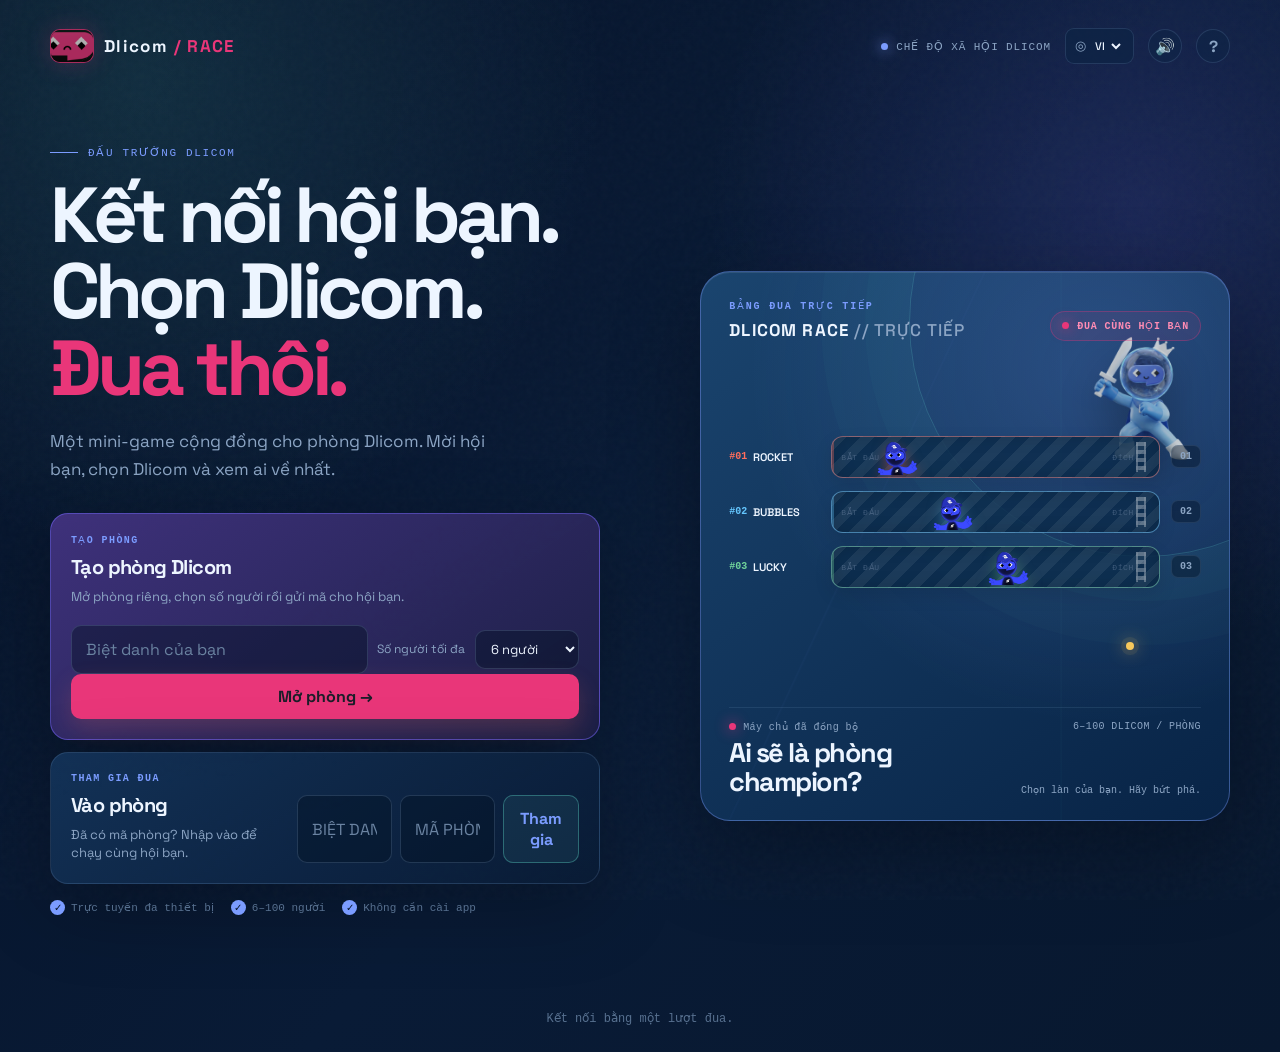
<file: index.html>
<!doctype html>
<html lang="vi">
  <head>
    <meta charset="UTF-8" />
    <meta name="viewport" content="width=device-width, initial-scale=1.0" />
    <meta name="theme-color" content="#071a35" />
    <title>Dlicom Race — Đua cùng hội bạn</title>
    <link rel="preconnect" href="https://fonts.googleapis.com" />
    <link rel="preconnect" href="https://fonts.gstatic.com" crossorigin />
    <link href="https://fonts.googleapis.com/css2?family=Space+Grotesk:wght@400;500;600;700&display=swap" rel="stylesheet" />
    <link rel="stylesheet" href="styles.css" />
  </head>
  <body>
    <div class="app-shell">
      <div class="noise" aria-hidden="true"></div>
      <header class="topbar">
        <button class="brand" data-action="home" aria-label="Về trang chủ">
          <span class="brand-mark"><img src="deapp-logo.png" alt="" /></span>
          <span>Dlicom<span class="brand-accent"> / RACE</span></span>
        </button>
        <div class="topbar-right">
          <span class="connection-pill"><i></i> DLICOM SOCIAL MODE</span>
          <label class="language-control" aria-label="Chọn ngôn ngữ">
            <span>◎</span>
            <select id="language-select" aria-label="Chọn ngôn ngữ">
              <option value="vi">VI</option>
              <option value="en">EN</option>
            </select>
          </label>
          <button class="icon-button audio-button" data-action="audio-toggle" aria-label="Bật âm thanh" aria-pressed="false">🔇</button>
          <button class="icon-button" data-action="help" aria-label="Trợ giúp">?</button>
        </div>
      </header>

      <main id="app" class="main-content"></main>

      <footer class="footer-note">Kết nối bằng một lượt đua.</footer>
    </div>

    <div id="toast" class="toast" role="status" aria-live="polite"></div>
    <script src="app.js"></script>
  </body>
</html>
</file>
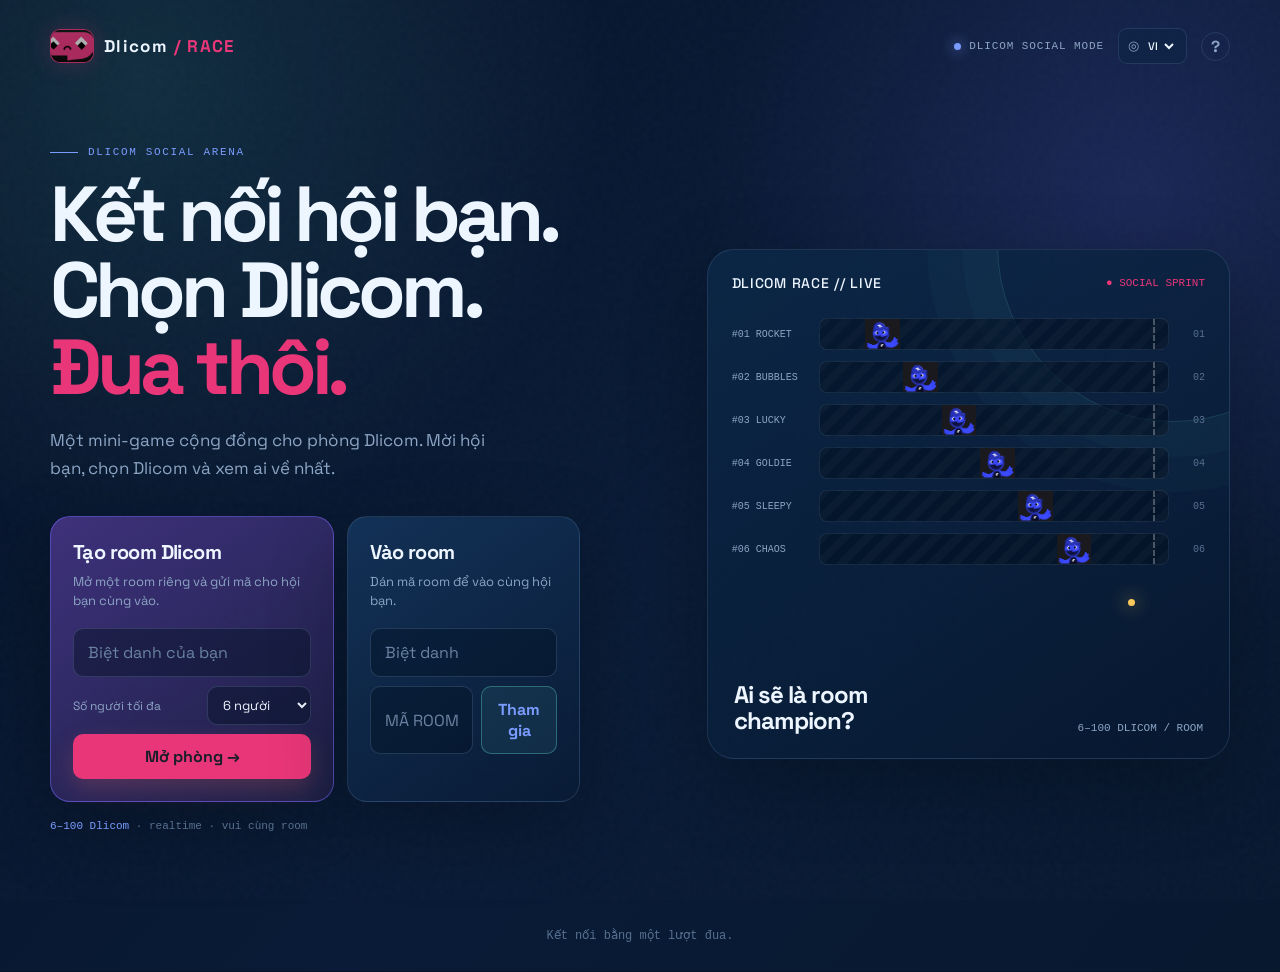
<file: Downloads/Game/index.html>
<!doctype html>
<html lang="vi">
  <head>
    <meta charset="UTF-8" />
    <meta name="viewport" content="width=device-width, initial-scale=1.0" />
    <meta name="theme-color" content="#071a35" />
    <title>Dlicom Race — Đua cùng hội bạn</title>
    <link rel="preconnect" href="https://fonts.googleapis.com" />
    <link rel="preconnect" href="https://fonts.gstatic.com" crossorigin />
    <link href="https://fonts.googleapis.com/css2?family=Space+Grotesk:wght@400;500;600;700&display=swap" rel="stylesheet" />
    <link rel="stylesheet" href="styles.css" />
  </head>
  <body>
    <div class="app-shell">
      <div class="noise" aria-hidden="true"></div>
      <header class="topbar">
        <button class="brand" data-action="home" aria-label="Về trang chủ">
          <span class="brand-mark"><img src="deapp-logo.png" alt="" /></span>
          <span>Dlicom<span class="brand-accent"> / RACE</span></span>
        </button>
        <div class="topbar-right">
          <span class="connection-pill"><i></i> DLICOM SOCIAL MODE</span>
          <label class="language-control" aria-label="Chọn ngôn ngữ">
            <span>◎</span>
            <select id="language-select" aria-label="Chọn ngôn ngữ">
              <option value="vi">VI</option>
              <option value="en">EN</option>
            </select>
          </label>
          <button class="icon-button" data-action="help" aria-label="Trợ giúp">?</button>
        </div>
      </header>

      <main id="app" class="main-content"></main>

      <footer class="footer-note">Kết nối bằng một lượt đua.</footer>
    </div>

    <div id="toast" class="toast" role="status" aria-live="polite"></div>
    <script src="app.js"></script>
  </body>
</html>
</file>
<file: styles.css>
:root {
  --ink: #edf5ff;
  --muted: #8ca5c4;
  --muted-2: #57708f;
  --navy-950: #061329;
  --navy-900: #081a36;
  --navy-800: #0d2546;
  --line: rgba(143, 179, 221, 0.16);
  --panel: rgba(13, 37, 70, 0.74);
  --coral: #e93679;
  --coral-soft: #ff8cb4;
  --aqua: #7b9cff;
  --yellow: #f7c85c;
  --purple: #b887ff;
  --orange: #ff995a;
  --shadow: 0 25px 80px rgba(0, 0, 0, 0.24);
  font-family: "Space Grotesk", system-ui, sans-serif;
  color: var(--ink);
  background: var(--navy-950);
  font-synthesis: none;
}

* { box-sizing: border-box; }

html, body, button, input, select, textarea, option { font-family: "Space Grotesk", system-ui, sans-serif !important; }

html { min-width: 320px; background: var(--navy-950); }

body {
  margin: 0;
  min-width: 320px;
  min-height: 100vh;
  background:
    radial-gradient(circle at 11% 8%, rgba(101, 224, 209, .12), transparent 29rem),
    radial-gradient(circle at 89% 20%, rgba(120, 104, 255, .16), transparent 27rem),
    linear-gradient(130deg, #061329, #091b36 55%, #08182f);
}

button, input { font: inherit; }
button { cursor: pointer; }
button:disabled { cursor: not-allowed; opacity: .54; }
button:focus-visible, input:focus-visible { outline: 3px solid rgba(101, 224, 209, .45); outline-offset: 2px; }

.app-shell { position: relative; min-height: 100vh; overflow: hidden; }
.noise { position: fixed; inset: 0; opacity: .035; pointer-events: none; background-image: url("data:image/svg+xml,%3Csvg viewBox='0 0 180 180' xmlns='http://www.w3.org/2000/svg'%3E%3Cfilter id='n'%3E%3CfeTurbulence type='fractalNoise' baseFrequency='.85' numOctaves='3' stitchTiles='stitch'/%3E%3C/filter%3E%3Crect width='100%25' height='100%25' filter='url(%23n)' opacity='.7'/%3E%3C/svg%3E"); }
.topbar { position: relative; z-index: 2; display: flex; align-items: center; justify-content: space-between; width: min(1180px, calc(100% - 48px)); margin: 0 auto; padding: 28px 0; }
.brand { display: inline-flex; align-items: center; gap: 10px; border: 0; color: var(--ink); background: none; padding: 0; font-size: 17px; font-weight: 700; letter-spacing: .08em; }
.brand-mark { display: block; width: 44px; height: 34px; border: 1px solid rgba(233, 54, 121, .7); border-radius: 10px; background: #101317; box-shadow: 0 0 24px rgba(233, 54, 121, .22); overflow: hidden; }
.brand-mark img { display: block; width: 67px; height: 34px; max-width: none; object-fit: cover; object-position: left center; }
.brand-accent { color: var(--coral); }
.brand-suffix { color: var(--muted); font-size: 11px; letter-spacing: .03em; }
.topbar-right { display: flex; align-items: center; gap: 14px; }
.connection-pill { display: inline-flex; align-items: center; gap: 8px; color: var(--muted); font: 500 11px "DM Mono", monospace; letter-spacing: .08em; }
.connection-pill i { width: 7px; height: 7px; border-radius: 50%; background: var(--aqua); box-shadow: 0 0 14px var(--aqua); }
.language-control { display: inline-flex; align-items: center; gap: 5px; min-height: 36px; padding: 0 9px; border: 1px solid var(--line); border-radius: 9px; color: var(--aqua); background: rgba(12, 37, 68, .62); font: 12px "DM Mono", monospace; }
.language-control span { color: var(--muted); font-size: 13px; }
.language-control select { border: 0; outline: 0; color: var(--ink); background: transparent; font: 500 11px "DM Mono", monospace; cursor: pointer; }
.language-control option { color: #0b203c; background: #edf5ff; }
.icon-button { width: 34px; height: 34px; border: 1px solid var(--line); border-radius: 50%; color: var(--muted); background: rgba(12, 37, 68, .44); font-weight: 700; }
.icon-button:hover { border-color: var(--aqua); color: var(--aqua); }
.main-content { position: relative; z-index: 1; width: min(1180px, calc(100% - 48px)); margin: 0 auto; padding: 36px 0 48px; }
.footer-note { position: relative; z-index: 1; width: min(1180px, calc(100% - 48px)); margin: 0 auto; padding: 0 0 28px; color: var(--muted-2); text-align: center; font: 12px "DM Mono", monospace; }

.eyebrow { display: flex; align-items: center; gap: 10px; color: var(--aqua); font: 500 11px "DM Mono", monospace; letter-spacing: .15em; text-transform: uppercase; }
.eyebrow::before { content: ""; width: 28px; height: 1px; background: var(--aqua); }
h1, h2, h3, p { margin: 0; }
h1 { max-width: 710px; margin-top: 18px; font-size: clamp(42px, 6.2vw, 78px); line-height: .98; letter-spacing: -.065em; }
h1 em { color: var(--coral); font-style: normal; }
.lede { max-width: 470px; margin-top: 22px; color: var(--muted); font-size: 17px; line-height: 1.6; }
.muted { color: var(--muted); }

.home-grid { display: grid; grid-template-columns: 1fr .88fr; gap: 48px; align-items: center; min-height: calc(100vh - 170px); }
.home-copy { padding: 18px 0 48px; }
.home-actions { display: grid; gap: 12px; max-width: 550px; margin-top: 30px; }
.action-card { min-height: 0; padding: 20px; border: 1px solid var(--line); border-radius: 18px; background: linear-gradient(145deg, rgba(20, 53, 92, .88), rgba(9, 27, 53, .86)); box-shadow: var(--shadow); }
.action-card.primary { border-color: rgba(120, 104, 255, .52); background: linear-gradient(145deg, rgba(69, 52, 132, .9), rgba(29, 32, 70, .95)); }
.card-kicker { display: block; margin-bottom: 8px; color: var(--aqua); font: 600 10px "DM Mono", monospace; letter-spacing: .14em; }
.action-card h2 { margin-bottom: 8px; font-size: 20px; letter-spacing: -.03em; }
.action-card p { margin-bottom: 18px; color: var(--muted); font-size: 13px; line-height: 1.45; }
.create-fields { display: grid; grid-template-columns: minmax(0, 1fr) auto; gap: 9px; align-items: center; }
.create-fields .capacity-field { margin-top: 0; }
.join-card { display: grid; grid-template-columns: minmax(0, .85fr) minmax(0, 1.15fr); gap: 18px; align-items: end; }
.join-card p { margin-bottom: 0; }
.join-card .join-row { margin-top: 0; }
.home-proof { display: flex; flex-wrap: wrap; gap: 10px 17px; margin-top: 16px; color: var(--muted-2); font: 11px "DM Mono", monospace; }
.home-proof span { display: inline-flex; align-items: center; gap: 6px; }
.home-proof i { display: grid; place-items: center; width: 15px; height: 15px; border-radius: 50%; color: var(--navy-950); background: var(--aqua); font-style: normal; font-size: 10px; }
.capacity-field { display: grid; grid-template-columns: 1fr auto; align-items: center; gap: 10px; margin-top: 9px; color: var(--muted); font-size: 12px; }
.capacity-field .field { width: auto; min-width: 94px; padding: 9px 11px; font-size: 13px; }
.capacity-field option { color: #0b203c; background: #edf5ff; }
.field { width: 100%; padding: 13px 14px; border: 1px solid rgba(143, 179, 221, .2); border-radius: 10px; outline: 0; color: var(--ink); background: rgba(4, 17, 36, .44); }
.field::placeholder { color: #6a83a1; }
.field:focus { border-color: var(--aqua); box-shadow: 0 0 0 3px rgba(101, 224, 209, .1); }
.join-row { display: flex; gap: 8px; }
.join-row .field { min-width: 0; text-transform: uppercase; }
.primary-button, .secondary-button { min-height: 44px; border: 0; border-radius: 10px; padding: 12px 16px; font-weight: 700; transition: transform .2s ease, box-shadow .2s ease, background .2s ease; }
.primary-button { color: #1b1e29; background: var(--coral); box-shadow: 0 10px 25px rgba(255, 110, 93, .2); }
.primary-button:hover { background: #ff876d; transform: translateY(-2px); box-shadow: 0 14px 30px rgba(255, 110, 93, .28); }
.secondary-button { border: 1px solid rgba(101, 224, 209, .34); color: var(--aqua); background: rgba(101, 224, 209, .08); }
.secondary-button:hover { background: rgba(101, 224, 209, .15); }
.full { width: 100%; }
.small { padding: 9px 12px; font-size: 13px; }
.microcopy { margin-top: 18px; color: var(--muted-2); font: 11px "DM Mono", monospace; }
.microcopy strong { color: var(--aqua); font-weight: 500; }

.track-preview { position: relative; min-height: 550px; padding: 28px; border: 1px solid rgba(123, 156, 255, .38); border-radius: 30px; background: radial-gradient(circle at 76% 18%, rgba(123, 156, 255, .22), transparent 22rem), linear-gradient(145deg, rgba(27, 70, 112, .98), rgba(8, 36, 70, .98)); box-shadow: 0 30px 90px rgba(0, 0, 0, .25), inset 0 1px 0 rgba(255, 255, 255, .09); overflow: hidden; }
.track-preview::before { content: ""; position: absolute; inset: 0; opacity: .44; background: linear-gradient(115deg, transparent 0 36%, rgba(123, 156, 255, .08) 36.2%, transparent 36.5%), linear-gradient(90deg, transparent 0 68%, rgba(101, 224, 209, .08) 68.2%, transparent 68.5%); pointer-events: none; }
.preview-orbit { position: absolute; right: -150px; top: -185px; width: 470px; height: 470px; border: 1px solid rgba(101, 224, 209, .2); border-radius: 50%; box-shadow: 0 0 0 44px rgba(101, 224, 209, .025), 0 0 0 88px rgba(101, 224, 209, .02); pointer-events: none; }
.preview-top { display: flex; align-items: end; justify-content: space-between; position: relative; z-index: 1; gap: 16px; }
.preview-title { display: grid; gap: 7px; }
.preview-kicker { color: var(--aqua); font: 600 10px "DM Mono", monospace; letter-spacing: .18em; }
.preview-top h2 { color: var(--ink); font-size: 17px; font-weight: 700; letter-spacing: .07em; }
.preview-top h2 span { color: var(--muted); font-weight: 500; }
.live-tag { display: inline-flex; align-items: center; gap: 8px; padding: 8px 11px; border: 1px solid rgba(233, 54, 121, .32); border-radius: 999px; color: var(--coral-soft); background: rgba(233, 54, 121, .09); font: 600 10px "DM Mono", monospace; letter-spacing: .08em; white-space: nowrap; }
.live-tag i, .preview-stats i { width: 7px; height: 7px; border-radius: 50%; background: var(--coral); box-shadow: 0 0 14px var(--coral); }
.preview-character { position: absolute; top: 55px; right: 26px; z-index: 0; width: 118px; height: 138px; opacity: .84; filter: drop-shadow(0 18px 22px rgba(0, 0, 0, .3)); pointer-events: none; }
.preview-character img { display: block; width: 100%; height: 100%; object-fit: contain; object-position: bottom; }
.race-track { position: relative; z-index: 1; display: grid; gap: 13px; margin-top: 92px; padding: 3px 0 18px; }
.mini-lane { display: grid; grid-template-columns: 91px 1fr 30px; align-items: center; gap: 11px; }
.mini-name { display: flex; align-items: center; gap: 6px; min-width: 0; color: var(--muted); font: 10px "DM Mono", monospace; text-transform: uppercase; }
.mini-name strong { overflow: hidden; color: var(--ink); font: 600 11px "Space Grotesk", sans-serif; text-overflow: ellipsis; white-space: nowrap; }
.mini-rank { color: var(--lane-color); font-weight: 600; }
.mini-line { position: relative; height: 42px; border: 1px solid color-mix(in srgb, var(--lane-color) 40%, rgba(180, 215, 255, .22)); border-radius: 12px; background: repeating-linear-gradient(135deg, rgba(255,255,255,.065) 0 10px, transparent 10px 20px), rgba(12, 43, 75, .82); box-shadow: inset 0 0 18px rgba(0, 0, 0, .13), 0 7px 18px rgba(0, 0, 0, .1); overflow: hidden; }
.mini-line::before { content: ""; position: absolute; inset: 0 0 0 0; border-left: 2px solid var(--lane-color); opacity: .32; }
.mini-line::after { content: ""; position: absolute; right: 13px; top: 5px; bottom: 5px; width: 6px; border-left: 2px solid rgba(255,255,255,.7); border-right: 2px solid rgba(255,255,255,.7); background: repeating-linear-gradient(180deg, rgba(255,255,255,.7) 0 4px, transparent 4px 8px); opacity: .42; }
.track-start, .track-finish { position: absolute; top: 50%; z-index: 1; color: var(--muted-2); font: 8px "DM Mono", monospace; letter-spacing: .08em; transform: translateY(-50%); }
.track-start { left: 9px; opacity: .66; }
.track-finish { right: 25px; opacity: .66; }
.mini-crab { position: absolute; left: var(--pos); top: 1px; z-index: 2; width: 49px; height: 39px; padding: 0; border: 0; border-radius: 10px; background: transparent; filter: drop-shadow(0 6px 7px color-mix(in srgb, var(--lane-color) 42%, rgba(0, 0, 0, .3))); transition: left 1s ease; transform: translateX(-50%); animation: preview-bob 1.7s ease-in-out infinite alternate; }
.mini-crab img, .crab-emoji img, .race-crab img, .result-mini-crab img, .winner-emoji img { display: block; width: 100%; height: 100%; object-fit: contain; }
.mini-number { min-width: 28px; padding: 5px 4px; border: 1px solid rgba(143, 179, 221, .14); border-radius: 7px; color: var(--muted); background: rgba(4, 17, 36, .42); font: 600 10px "DM Mono", monospace; text-align: center; }
.preview-stats { position: absolute; right: 28px; bottom: 87px; left: 28px; display: flex; justify-content: space-between; gap: 12px; padding-top: 13px; border-top: 1px solid rgba(143, 179, 221, .12); color: var(--muted); font: 10px "DM Mono", monospace; letter-spacing: .04em; }
.preview-stats span { display: inline-flex; align-items: center; gap: 7px; }
.preview-caption { position: absolute; right: 28px; bottom: 24px; left: 28px; display: flex; justify-content: space-between; align-items: end; gap: 12px; }
.preview-caption strong { display: block; max-width: 240px; color: var(--ink); font-size: 27px; line-height: 1.04; letter-spacing: -.055em; }
.preview-caption span { color: var(--muted); font: 10px "DM Mono", monospace; text-align: right; }
.sand-dot { position: absolute; right: 18%; bottom: 31%; width: 8px; height: 8px; border-radius: 50%; background: var(--yellow); box-shadow: 0 0 18px var(--yellow), 0 0 0 5px rgba(247, 200, 92, .08); }
@keyframes preview-bob { from { margin-top: 1px; } to { margin-top: -3px; } }

.screen-header { display: flex; align-items: end; justify-content: space-between; gap: 20px; margin-bottom: 26px; }
.screen-header h1 { margin-top: 12px; font-size: clamp(34px, 5vw, 55px); }
.room-badge { display: flex; align-items: center; gap: 12px; padding: 10px 12px 10px 16px; border: 1px solid var(--line); border-radius: 12px; background: rgba(12, 37, 68, .72); }
.room-badge span { color: var(--muted); font: 10px "DM Mono", monospace; letter-spacing: .12em; }
.room-badge strong { color: var(--yellow); font: 500 18px "DM Mono", monospace; letter-spacing: .16em; }
.copy-button { border: 0; border-radius: 7px; padding: 7px 10px; color: var(--aqua); background: rgba(101, 224, 209, .11); font-size: 12px; }
.lobby-grid { display: grid; grid-template-columns: 1.45fr .8fr; gap: 20px; }
.panel { border: 1px solid var(--line); border-radius: 18px; background: var(--panel); box-shadow: var(--shadow); }
.panel-pad { padding: 22px; }
.panel-title { display: flex; align-items: center; justify-content: space-between; margin-bottom: 17px; }
.panel-title h2 { font-size: 16px; letter-spacing: -.02em; }
.panel-title span { color: var(--muted-2); font: 11px "DM Mono", monospace; }
.crab-picker-bar { display: flex; align-items: center; justify-content: space-between; gap: 12px; margin: -4px 0 14px; color: var(--muted-2); font: 10px "DM Mono", monospace; }
.crab-search { max-width: 230px; min-height: 40px; padding: 9px 11px; font-size: 13px; }
.crab-grid { display: grid; grid-template-columns: repeat(3, 1fr); gap: 10px; }
.crab-card { position: relative; min-height: 137px; padding: 16px; border: 1px solid var(--line); border-radius: 13px; color: var(--ink); background: rgba(4, 18, 39, .56); text-align: left; transition: transform .2s ease, border-color .2s ease, background .2s ease; }
.crab-card:hover { transform: translateY(-2px); border-color: rgba(255, 255, 255, .28); }
.crab-card.selected { border-color: var(--crab-color); background: linear-gradient(145deg, color-mix(in srgb, var(--crab-color) 18%, transparent), rgba(4, 18, 39, .62)); box-shadow: inset 0 0 0 1px color-mix(in srgb, var(--crab-color) 28%, transparent); }
.crab-card.taken { opacity: .46; cursor: not-allowed; }
.crab-avatar { position: relative; display: flex; align-items: center; justify-content: space-between; }
.crab-emoji { display: block; width: 56px; height: 49px; filter: drop-shadow(0 6px 8px rgba(0,0,0,.22)); }
.crab-number { position: absolute; top: -2px; left: 42px; min-width: 25px; padding: 3px 5px; border: 1px solid var(--crab-color); border-radius: 6px; color: var(--crab-color); background: rgba(4, 18, 39, .9); font: 10px "DM Mono", monospace; text-align: center; }
.crab-status { color: var(--muted); font: 10px "DM Mono", monospace; }
.crab-card.selected .crab-status { color: var(--crab-color); }
.crab-name { display: block; margin-top: 13px; font-size: 15px; font-weight: 700; }
.crab-personality { display: block; margin-top: 3px; color: var(--muted); font-size: 11px; }
.checkmark { position: absolute; top: 10px; right: 10px; display: none; width: 19px; height: 19px; border-radius: 50%; color: #1b1e29; background: var(--crab-color); font-size: 13px; text-align: center; line-height: 19px; }
.crab-card.selected .checkmark { display: block; }
.lobby-side { display: grid; gap: 14px; align-content: start; }
.player-list { display: grid; gap: 9px; }
.player-row { display: flex; align-items: center; justify-content: space-between; gap: 10px; padding: 11px; border: 1px solid rgba(143, 179, 221, .1); border-radius: 10px; background: rgba(5, 19, 40, .4); }
.player-info { display: flex; align-items: center; gap: 10px; min-width: 0; }
.player-avatar { position: relative; display: grid; place-items: center; flex: 0 0 auto; width: 36px; height: 36px; overflow: hidden; border: 1px solid rgba(255, 255, 255, .18); border-radius: 11px; color: #152137; background: linear-gradient(145deg, var(--aqua), #182f6a); font-size: 11px; font-weight: 700; }
.player-avatar img { display: block; width: 100%; height: 100%; object-fit: contain; filter: hue-rotate(var(--avatar-rotation, 0deg)) saturate(1.08); }
.player-avatar > span { position: absolute; right: 2px; bottom: 1px; display: grid; place-items: center; width: 14px; height: 14px; border: 1px solid rgba(5, 19, 40, .8); border-radius: 50%; color: var(--ink); background: rgba(5, 19, 40, .8); font-size: 8px; }
.player-row.host .player-avatar { background: var(--coral); }
.player-name { overflow: hidden; text-overflow: ellipsis; white-space: nowrap; font-size: 13px; }
.player-role { display: block; margin-top: 2px; color: var(--muted-2); font: 10px "DM Mono", monospace; }
.ready-state { color: var(--aqua); font: 10px "DM Mono", monospace; white-space: nowrap; }
.ready-state.waiting { color: var(--muted-2); }
.rules { padding: 15px; border-radius: 12px; background: rgba(101, 224, 209, .06); }
.rules p { color: var(--muted); font-size: 12px; line-height: 1.55; }
.rules strong { color: var(--aqua); font-weight: 500; }
.ready-toggle { display: flex; align-items: center; justify-content: space-between; margin-bottom: 11px; padding: 12px; border-radius: 10px; background: rgba(4, 18, 39, .46); }
.ready-toggle span { font-size: 13px; }
.toggle { position: relative; width: 48px; height: 28px; border: 0; border-radius: 14px; background: #193352; }
.toggle::after { content: ""; position: absolute; top: 4px; left: 4px; width: 16px; height: 16px; border-radius: 50%; background: var(--muted); transition: transform .2s ease; }
.toggle.on { background: var(--aqua); }
.toggle.on::after { transform: translateX(20px); background: #0b3040; }
.host-note { color: var(--muted); font-size: 11px; line-height: 1.45; text-align: center; }

.race-header { display: flex; align-items: center; justify-content: space-between; gap: 18px; margin-bottom: 17px; }
.race-header h1 { font-size: clamp(31px, 5vw, 52px); }
.race-status { display: flex; align-items: center; gap: 10px; color: var(--muted); font: 11px "DM Mono", monospace; }
.race-status b { color: var(--aqua); font-weight: 500; }
.race-panel { position: relative; overflow: hidden; padding: 18px 18px 20px; border: 1px solid rgba(123, 156, 255, .3); border-radius: 20px; background: radial-gradient(circle at 88% 0%, rgba(101, 224, 209, .12), transparent 24rem), linear-gradient(150deg, rgba(29, 72, 112, .96), rgba(8, 35, 66, .98)); box-shadow: var(--shadow); }
.start-line, .finish-line { position: absolute; top: 70px; bottom: 30px; width: 2px; z-index: 4; border-left: 2px dashed rgba(255,255,255,.25); }
.start-line { left: 100px; }
.finish-line { right: 49px; border-color: var(--coral); box-shadow: 0 0 16px rgba(255, 110, 93, .48); }
.finish-label { position: absolute; top: 43px; right: 26px; color: var(--coral); font: 10px "DM Mono", monospace; letter-spacing: .12em; }
.race-lanes { position: relative; z-index: 1; display: grid; gap: 8px; margin-top: 34px; }
.race-lane { display: grid; grid-template-columns: 76px minmax(0, 1fr); align-items: center; gap: 9px; min-height: 63px; contain: layout paint; }
.lane-meta { min-width: 0; }
.lane-meta strong { display: block; overflow: hidden; font-size: 12px; text-overflow: ellipsis; white-space: nowrap; }
.lane-meta > span:not(.lane-number) { display: block; margin-top: 4px; overflow: hidden; color: var(--muted); font: 10px "DM Mono", monospace; text-overflow: ellipsis; white-space: nowrap; }
.lane-number { display: block; margin-bottom: 1px; font: 9px "DM Mono", monospace; letter-spacing: .06em; }
.lane-road { position: relative; height: 56px; border: 1px solid rgba(171, 211, 255, .25); border-radius: 11px; background: repeating-linear-gradient(135deg, rgba(255,255,255,.065) 0 9px, transparent 9px 18px), rgba(12, 43, 75, .82); box-shadow: inset 0 0 20px rgba(0, 0, 0, .12); overflow: hidden; contain: layout paint; }
.lane-road::before { content: ""; position: absolute; inset: 50% 0 auto; height: 1px; background: rgba(255,255,255,.12); }
.lane-road::after { content: ""; position: absolute; inset: 0; background: linear-gradient(90deg, rgba(11, 39, 70, .28), transparent 20%, transparent 82%, rgba(255, 140, 180, .1)); pointer-events: none; }
.race-crab { position: absolute; top: 4px; left: 0; z-index: 2; width: 63px; height: 49px; line-height: 1; filter: drop-shadow(0 6px 6px rgba(0,0,0,.32)); transform: translate3d(0, 0, 0) translateX(-50%); will-change: transform; }
.lane-event { position: absolute; top: 3px; left: 50%; z-index: 3; padding: 4px 7px; border-radius: 5px; color: #172238; background: var(--yellow); font: 10px "DM Mono", monospace; opacity: 0; transform: translate(-50%, -6px); transition: opacity .2s ease, transform .2s ease; }
.lane-event.visible { opacity: 1; transform: translate(-50%, 0); }
.lane-event.good { background: var(--aqua); }
.countdown { position: absolute; inset: 0; z-index: 10; display: grid; place-items: center; background: rgba(5, 19, 39, .72); backdrop-filter: blur(3px); }
.countdown-number { color: var(--coral-soft); font-size: clamp(90px, 20vw, 190px); font-weight: 700; line-height: 1; letter-spacing: -.12em; text-shadow: 0 0 45px rgba(255, 110, 93, .4); animation: pop .8s ease both; }
@keyframes pop { from { opacity: 0; transform: scale(1.35); } to { opacity: 1; transform: scale(1); } }
.race-legend { display: flex; justify-content: space-between; gap: 14px; margin-top: 18px; color: var(--muted); font: 10px "DM Mono", monospace; }
.legend-item { display: inline-flex; align-items: center; gap: 7px; }
.legend-dot { width: 7px; height: 7px; border-radius: 50%; background: var(--aqua); }
.legend-dot.event { background: var(--yellow); }

.results-layout { display: grid; grid-template-columns: .9fr 1.1fr; gap: 20px; align-items: start; }
.winner-card { position: relative; overflow: hidden; min-height: 330px; padding: 29px; border: 1px solid var(--crab-color, rgba(247, 200, 92, .42)); border-radius: 19px; background: radial-gradient(circle at 100% 0%, color-mix(in srgb, var(--crab-color, #f7c85c) 20%, transparent), transparent 45%), linear-gradient(145deg, rgba(74, 65, 51, .72), rgba(18, 35, 58, .88)); box-shadow: var(--shadow); }
.winner-card::after { content: "✦"; position: absolute; right: 30px; top: 16px; color: var(--yellow); font-size: 85px; opacity: .26; }
.winner-label { color: var(--yellow); font: 500 11px "DM Mono", monospace; letter-spacing: .14em; text-transform: uppercase; }
.winner-emoji { display: block; width: 170px; height: 145px; margin-top: 20px; filter: drop-shadow(0 10px 13px rgba(0,0,0,.28)); }
.winner-card h2 { margin-top: 13px; font-size: 34px; letter-spacing: -.06em; }
.winner-crab-number { display: block; width: fit-content; margin-top: 5px; padding: 4px 8px; border-radius: 6px; color: #172238; background: var(--crab-color, var(--yellow)); font: 500 11px "DM Mono", monospace; }
.winner-owner { margin-top: 5px; color: var(--muted); font: 12px "DM Mono", monospace; }
.results-side { display: grid; gap: 14px; }
.results-table { padding: 20px; }
.result-row { display: grid; grid-template-columns: 27px 1fr auto; gap: 11px; align-items: center; padding: 11px 0; border-bottom: 1px solid rgba(143, 179, 221, .1); }
.result-row:last-child { border-bottom: 0; }
.rank { color: var(--muted-2); font: 11px "DM Mono", monospace; }
.result-name { display: flex; align-items: center; gap: 8px; font-size: 13px; }
.result-mini-crab { display: block; width: 28px; height: 25px; border-bottom: 2px solid var(--crab-color); }
.result-owner { margin-top: 2px; color: var(--muted-2); font: 10px "DM Mono", monospace; }
.finish-time { color: var(--muted); font: 11px "DM Mono", monospace; }
.wins-card { display: flex; align-items: center; justify-content: space-between; gap: 12px; padding: 16px 19px; border: 1px solid rgba(101, 224, 209, .16); border-radius: 13px; background: rgba(101, 224, 209, .06); }
.wins-card span { color: var(--muted); font-size: 12px; }
.wins-card strong { color: var(--aqua); font-size: 25px; }
.results-actions { display: flex; justify-content: end; gap: 10px; }

.empty-state { padding: 40px 20px; border: 1px dashed var(--line); border-radius: 15px; color: var(--muted); text-align: center; }
.toast { position: fixed; right: 20px; bottom: 20px; z-index: 30; max-width: min(340px, calc(100vw - 40px)); padding: 12px 15px; border: 1px solid rgba(101, 224, 209, .32); border-radius: 10px; color: var(--ink); background: #102e50; box-shadow: var(--shadow); font-size: 13px; opacity: 0; pointer-events: none; transform: translateY(12px); transition: .25s ease; }
.toast.show { opacity: 1; transform: translateY(0); }
.help-popover { max-width: 510px; margin: 40px auto; padding: 28px; border: 1px solid var(--line); border-radius: 18px; background: var(--panel); box-shadow: var(--shadow); }
.help-popover h2 { margin-bottom: 12px; font-size: 25px; }
.help-popover p { color: var(--muted); line-height: 1.6; }
.help-popover .secondary-button { margin-top: 22px; }

@media (max-width: 850px) {
  .home-grid, .lobby-grid, .results-layout { grid-template-columns: 1fr; }
  .home-grid { gap: 28px; min-height: auto; }
  .home-copy { padding-bottom: 0; }
  .track-preview { min-height: 390px; }
  .preview-character { top: 43px; right: 22px; width: 88px; height: 102px; }
  .race-track { margin-top: 78px; }
  .lobby-side { grid-template-columns: 1fr 1fr; }
  .lobby-side > .panel:last-child { grid-column: 1 / -1; }
  .panel-pad { padding: 18px; }
}

@media (max-width: 580px) {
  body { padding-bottom: env(safe-area-inset-bottom); }
  .topbar, .main-content, .footer-note { width: min(100% - 24px, 1180px); }
  .topbar { padding: 16px 0 12px; }
  .brand { font-size: 15px; letter-spacing: .11em; }
  .brand-mark { width: 32px; height: 32px; }
  .connection-pill { display: none; }
  .language-control { min-height: 38px; padding: 0 9px; }
  .main-content { padding: 18px 0 32px; }
  .footer-note { padding-bottom: 20px; font-size: 11px; }
  .eyebrow { gap: 7px; font-size: 10px; letter-spacing: .11em; }
  .eyebrow::before { width: 20px; }
  h1 { font-size: clamp(39px, 12vw, 52px); line-height: .98; }
  .lede { margin-top: 17px; font-size: 15px; line-height: 1.5; }
  .home-copy { padding-top: 6px; }
  .home-actions { gap: 10px; margin-top: 24px; }
  .action-card { min-height: auto; padding: 18px; border-radius: 16px; }
  .action-card h2 { font-size: 19px; }
  .action-card p { margin-bottom: 14px; font-size: 14px; }
  .field { min-height: 48px; padding: 12px 13px; font-size: 16px; }
  .capacity-field { grid-template-columns: 1fr 106px; margin-top: 10px; font-size: 13px; }
  .capacity-field .field { min-width: 0; min-height: 44px; padding: 9px 10px; font-size: 14px; }
  .create-fields { grid-template-columns: 1fr; gap: 0; }
  .create-fields .capacity-field { grid-template-columns: 1fr 106px; margin-top: 10px; }
  .join-card { display: block; }
  .join-card .join-row { margin-top: 14px; }
  .join-row { align-items: stretch; }
  .join-row .secondary-button { min-width: 68px; }
  .track-preview { min-height: 430px; padding: 17px; border-radius: 20px; }
  .preview-character { top: 39px; right: 16px; width: 75px; height: 86px; }
  .preview-top { align-items: flex-start; }
  .preview-kicker { font-size: 8px; letter-spacing: .13em; }
  .preview-top h2 { font-size: 12px; }
  .live-tag { padding: 6px 8px; font-size: 8px; }
  .live-tag i { width: 6px; height: 6px; }
  .race-track { gap: 8px; margin-top: 72px; padding-bottom: 14px; }
  .mini-lane { grid-template-columns: 69px 1fr 25px; gap: 6px; }
  .mini-name { gap: 4px; font-size: 8px; }
  .mini-name strong { font-size: 9px; }
  .mini-line { height: 31px; border-radius: 9px; }
  .track-start, .track-finish { display: none; }
  .mini-crab { top: 0; width: 39px; height: 29px; border-radius: 8px; }
  .mini-number { min-width: 24px; padding: 4px 2px; font-size: 9px; }
  .preview-stats { right: 17px; bottom: 72px; left: 17px; padding-top: 10px; font-size: 8px; }
  .preview-stats i { width: 6px; height: 6px; }
  .preview-caption { right: 17px; bottom: 17px; left: 17px; }
  .preview-caption strong { max-width: 180px; font-size: 19px; }
  .preview-caption span { font-size: 8px; }
  .screen-header, .race-header { align-items: stretch; flex-direction: column; gap: 15px; margin-bottom: 18px; }
  .screen-header h1, .race-header h1 { margin-top: 10px; font-size: 39px; }
  .room-badge { width: 100%; justify-content: space-between; min-height: 54px; padding: 9px 10px 9px 13px; }
  .room-badge strong { font-size: 17px; }
  .copy-button { min-height: 36px; padding: 8px 11px; }
  .panel-pad { padding: 16px; border-radius: 16px; }
  .panel-title { margin-bottom: 14px; }
  .panel-title h2 { font-size: 15px; }
  .crab-picker-bar { align-items: stretch; flex-direction: column; gap: 8px; margin-bottom: 12px; }
  .crab-search { max-width: none; width: 100%; }
  .crab-grid { grid-template-columns: repeat(2, minmax(0, 1fr)); gap: 8px; }
  .crab-card { min-height: 142px; padding: 13px; border-radius: 12px; }
  .crab-emoji { width: 51px; height: 44px; }
  .crab-number { left: 36px; min-width: 23px; padding: 3px 4px; font-size: 9px; }
  .crab-status { font-size: 8px; letter-spacing: -.02em; }
  .crab-name { margin-top: 12px; font-size: 14px; }
  .crab-personality { font-size: 10px; }
  .lobby-side { grid-template-columns: 1fr; }
  .lobby-side > .panel:last-child { grid-column: auto; }
  .player-row { min-height: 56px; padding: 10px; }
  .player-name { font-size: 14px; }
  .player-role, .ready-state { font-size: 9px; }
  .ready-toggle { min-height: 56px; padding: 12px; }
  .ready-toggle span { font-size: 14px; }
  .race-panel { padding: 12px 9px 15px; border-radius: 16px; }
  .start-line { left: 77px; top: 61px; }
  .finish-line { right: 25px; top: 61px; }
  .finish-label { top: 38px; right: 8px; font-size: 9px; }
  .race-lanes { gap: 6px; margin-top: 27px; }
  .race-lane { grid-template-columns: 61px minmax(0, 1fr); gap: 6px; min-height: 55px; }
  .lane-meta strong { font-size: 10px; }
  .lane-meta > span:not(.lane-number) { margin-top: 3px; font-size: 8px; }
  .lane-number { font-size: 8px; }
  .lane-road { height: 50px; border-radius: 9px; }
  .race-crab { top: 4px; width: 56px; height: 44px; }
  .race-legend { align-items: flex-start; flex-direction: column; gap: 7px; margin-top: 14px; font-size: 9px; }
  .winner-card { min-height: 260px; padding: 23px; border-radius: 16px; }
  .winner-emoji { width: 140px; height: 118px; margin-top: 12px; }
  .winner-card h2 { font-size: 30px; }
  .results-table { padding: 16px; }
  .result-row { gap: 8px; padding: 10px 0; }
  .result-name { font-size: 12px; }
  .finish-time { font-size: 10px; }
  .results-actions { justify-content: stretch; flex-direction: column; }
  .results-actions > * { width: 100%; }
}

@media (max-width: 360px) {
  .topbar, .main-content, .footer-note { width: min(100% - 18px, 1180px); }
  .crab-card { min-height: 134px; padding: 11px; }
  .crab-personality { display: none; }
  .race-lane { grid-template-columns: 57px minmax(0, 1fr); }
  .start-line { left: 72px; }
}

@media (prefers-reduced-motion: reduce) {
  *, *::before, *::after { scroll-behavior: auto !important; animation-duration: .001ms !important; animation-iteration-count: 1 !important; transition-duration: .001ms !important; }
}
</file>
<file: Downloads/Game/styles.css>
:root {
  --ink: #edf5ff;
  --muted: #8ca5c4;
  --muted-2: #57708f;
  --navy-950: #061329;
  --navy-900: #081a36;
  --navy-800: #0d2546;
  --line: rgba(143, 179, 221, 0.16);
  --panel: rgba(13, 37, 70, 0.74);
  --coral: #e93679;
  --coral-soft: #ff8cb4;
  --aqua: #7b9cff;
  --yellow: #f7c85c;
  --purple: #b887ff;
  --orange: #ff995a;
  --shadow: 0 25px 80px rgba(0, 0, 0, 0.24);
  font-family: "Space Grotesk", system-ui, sans-serif;
  color: var(--ink);
  background: var(--navy-950);
  font-synthesis: none;
}

* { box-sizing: border-box; }

html, body, button, input, select, textarea, option { font-family: "Space Grotesk", system-ui, sans-serif !important; }

html { min-width: 320px; background: var(--navy-950); }

body {
  margin: 0;
  min-width: 320px;
  min-height: 100vh;
  background:
    radial-gradient(circle at 11% 8%, rgba(101, 224, 209, .12), transparent 29rem),
    radial-gradient(circle at 89% 20%, rgba(120, 104, 255, .16), transparent 27rem),
    linear-gradient(130deg, #061329, #091b36 55%, #08182f);
}

button, input { font: inherit; }
button { cursor: pointer; }
button:disabled { cursor: not-allowed; opacity: .54; }
button:focus-visible, input:focus-visible { outline: 3px solid rgba(101, 224, 209, .45); outline-offset: 2px; }

.app-shell { position: relative; min-height: 100vh; overflow: hidden; }
.noise { position: fixed; inset: 0; opacity: .035; pointer-events: none; background-image: url("data:image/svg+xml,%3Csvg viewBox='0 0 180 180' xmlns='http://www.w3.org/2000/svg'%3E%3Cfilter id='n'%3E%3CfeTurbulence type='fractalNoise' baseFrequency='.85' numOctaves='3' stitchTiles='stitch'/%3E%3C/filter%3E%3Crect width='100%25' height='100%25' filter='url(%23n)' opacity='.7'/%3E%3C/svg%3E"); }
.topbar { position: relative; z-index: 2; display: flex; align-items: center; justify-content: space-between; width: min(1180px, calc(100% - 48px)); margin: 0 auto; padding: 28px 0; }
.brand { display: inline-flex; align-items: center; gap: 10px; border: 0; color: var(--ink); background: none; padding: 0; font-size: 17px; font-weight: 700; letter-spacing: .08em; }
.brand-mark { display: block; width: 44px; height: 34px; border: 1px solid rgba(233, 54, 121, .7); border-radius: 10px; background: #101317; box-shadow: 0 0 24px rgba(233, 54, 121, .22); overflow: hidden; }
.brand-mark img { display: block; width: 67px; height: 34px; max-width: none; object-fit: cover; object-position: left center; }
.brand-accent { color: var(--coral); }
.brand-suffix { color: var(--muted); font-size: 11px; letter-spacing: .03em; }
.topbar-right { display: flex; align-items: center; gap: 14px; }
.connection-pill { display: inline-flex; align-items: center; gap: 8px; color: var(--muted); font: 500 11px "DM Mono", monospace; letter-spacing: .08em; }
.connection-pill i { width: 7px; height: 7px; border-radius: 50%; background: var(--aqua); box-shadow: 0 0 14px var(--aqua); }
.language-control { display: inline-flex; align-items: center; gap: 5px; min-height: 36px; padding: 0 9px; border: 1px solid var(--line); border-radius: 9px; color: var(--aqua); background: rgba(12, 37, 68, .62); font: 12px "DM Mono", monospace; }
.language-control span { color: var(--muted); font-size: 13px; }
.language-control select { border: 0; outline: 0; color: var(--ink); background: transparent; font: 500 11px "DM Mono", monospace; cursor: pointer; }
.language-control option { color: #0b203c; background: #edf5ff; }
.icon-button { width: 29px; height: 29px; border: 1px solid var(--line); border-radius: 50%; color: var(--muted); background: transparent; font-weight: 700; }
.icon-button:hover { border-color: var(--aqua); color: var(--aqua); }
.main-content { position: relative; z-index: 1; width: min(1180px, calc(100% - 48px)); margin: 0 auto; padding: 36px 0 48px; }
.footer-note { position: relative; z-index: 1; width: min(1180px, calc(100% - 48px)); margin: 0 auto; padding: 0 0 28px; color: var(--muted-2); text-align: center; font: 12px "DM Mono", monospace; }

.eyebrow { display: flex; align-items: center; gap: 10px; color: var(--aqua); font: 500 11px "DM Mono", monospace; letter-spacing: .15em; text-transform: uppercase; }
.eyebrow::before { content: ""; width: 28px; height: 1px; background: var(--aqua); }
h1, h2, h3, p { margin: 0; }
h1 { max-width: 710px; margin-top: 18px; font-size: clamp(42px, 6.2vw, 78px); line-height: .98; letter-spacing: -.065em; }
h1 em { color: var(--coral); font-style: normal; }
.lede { max-width: 470px; margin-top: 22px; color: var(--muted); font-size: 17px; line-height: 1.6; }
.muted { color: var(--muted); }

.home-grid { display: grid; grid-template-columns: 1fr .88fr; gap: 62px; align-items: center; min-height: calc(100vh - 170px); }
.home-copy { padding: 18px 0 48px; }
.home-actions { display: grid; grid-template-columns: minmax(0, 1.1fr) minmax(0, .9fr); gap: 13px; max-width: 530px; margin-top: 34px; }
.action-card { min-height: 176px; padding: 22px; border: 1px solid var(--line); border-radius: 20px; background: linear-gradient(145deg, rgba(20, 53, 92, .88), rgba(9, 27, 53, .86)); box-shadow: var(--shadow); }
.action-card.primary { border-color: rgba(120, 104, 255, .52); background: linear-gradient(145deg, rgba(69, 52, 132, .9), rgba(29, 32, 70, .95)); }
.action-card h2 { margin-bottom: 8px; font-size: 20px; letter-spacing: -.03em; }
.action-card p { margin-bottom: 18px; color: var(--muted); font-size: 13px; line-height: 1.45; }
.capacity-field { display: grid; grid-template-columns: 1fr auto; align-items: center; gap: 10px; margin-top: 9px; color: var(--muted); font-size: 12px; }
.capacity-field .field { width: auto; min-width: 94px; padding: 9px 11px; font-size: 13px; }
.capacity-field option { color: #0b203c; background: #edf5ff; }
.field { width: 100%; padding: 13px 14px; border: 1px solid rgba(143, 179, 221, .2); border-radius: 10px; outline: 0; color: var(--ink); background: rgba(4, 17, 36, .44); }
.field::placeholder { color: #6a83a1; }
.field:focus { border-color: var(--aqua); box-shadow: 0 0 0 3px rgba(101, 224, 209, .1); }
.join-row { display: flex; gap: 8px; }
.join-row .field { min-width: 0; text-transform: uppercase; }
.primary-button, .secondary-button { min-height: 44px; border: 0; border-radius: 10px; padding: 12px 16px; font-weight: 700; transition: transform .2s ease, box-shadow .2s ease, background .2s ease; }
.primary-button { color: #1b1e29; background: var(--coral); box-shadow: 0 10px 25px rgba(255, 110, 93, .2); }
.primary-button:hover { background: #ff876d; transform: translateY(-2px); box-shadow: 0 14px 30px rgba(255, 110, 93, .28); }
.secondary-button { border: 1px solid rgba(101, 224, 209, .34); color: var(--aqua); background: rgba(101, 224, 209, .08); }
.secondary-button:hover { background: rgba(101, 224, 209, .15); }
.full { width: 100%; }
.small { padding: 9px 12px; font-size: 13px; }
.microcopy { margin-top: 18px; color: var(--muted-2); font: 11px "DM Mono", monospace; }
.microcopy strong { color: var(--aqua); font-weight: 500; }

.track-preview { position: relative; min-height: 510px; padding: 24px; border: 1px solid var(--line); border-radius: 27px; background: linear-gradient(145deg, rgba(12, 40, 72, .86), rgba(7, 24, 48, .78)); box-shadow: var(--shadow); overflow: hidden; }
.track-preview::before { content: ""; position: absolute; right: -120px; top: -180px; width: 350px; height: 350px; border: 1px solid rgba(101, 224, 209, .17); border-radius: 50%; box-shadow: 0 0 0 35px rgba(101, 224, 209, .025), 0 0 0 70px rgba(101, 224, 209, .025); }
.preview-top { display: flex; align-items: center; justify-content: space-between; position: relative; z-index: 1; }
.preview-top h2 { font-size: 14px; font-weight: 500; letter-spacing: .05em; }
.live-tag { color: var(--coral); font: 11px "DM Mono", monospace; }
.race-track { position: relative; z-index: 1; display: grid; gap: 11px; margin-top: 26px; }
.mini-lane { display: grid; grid-template-columns: 78px 1fr 27px; align-items: center; gap: 9px; }
.mini-name { color: var(--muted); font: 10px "DM Mono", monospace; text-transform: uppercase; }
.mini-line { position: relative; height: 32px; border: 1px solid rgba(143, 179, 221, .12); border-radius: 8px; background: repeating-linear-gradient(135deg, rgba(255,255,255,.025) 0 8px, transparent 8px 16px), rgba(3, 16, 33, .58); overflow: hidden; }
.mini-line::after { content: ""; position: absolute; right: 11px; top: 0; bottom: 0; width: 2px; border-left: 2px dashed rgba(255,255,255,.27); }
.mini-crab { position: absolute; left: var(--pos); top: 0; z-index: 1; width: 38px; height: 31px; transition: left 1s ease; transform: translateX(-50%); }
.mini-crab img, .crab-emoji img, .race-crab img, .result-mini-crab img, .winner-emoji img { display: block; width: 100%; height: 100%; object-fit: contain; }
.mini-number { color: var(--muted-2); font: 10px "DM Mono", monospace; text-align: right; }
.preview-caption { position: absolute; right: 26px; bottom: 24px; left: 26px; display: flex; justify-content: space-between; align-items: end; }
.preview-caption strong { display: block; max-width: 230px; font-size: 24px; line-height: 1.08; letter-spacing: -.04em; }
.preview-caption span { color: var(--muted); font: 11px "DM Mono", monospace; }
.sand-dot { position: absolute; right: 18%; bottom: 30%; width: 7px; height: 7px; border-radius: 50%; background: var(--yellow); box-shadow: 0 0 18px var(--yellow); }

.screen-header { display: flex; align-items: end; justify-content: space-between; gap: 20px; margin-bottom: 26px; }
.screen-header h1 { margin-top: 12px; font-size: clamp(34px, 5vw, 55px); }
.room-badge { display: flex; align-items: center; gap: 12px; padding: 10px 12px 10px 16px; border: 1px solid var(--line); border-radius: 12px; background: rgba(12, 37, 68, .72); }
.room-badge span { color: var(--muted); font: 10px "DM Mono", monospace; letter-spacing: .12em; }
.room-badge strong { color: var(--yellow); font: 500 18px "DM Mono", monospace; letter-spacing: .16em; }
.copy-button { border: 0; border-radius: 7px; padding: 7px 10px; color: var(--aqua); background: rgba(101, 224, 209, .11); font-size: 12px; }
.lobby-grid { display: grid; grid-template-columns: 1.45fr .8fr; gap: 20px; }
.panel { border: 1px solid var(--line); border-radius: 18px; background: var(--panel); box-shadow: var(--shadow); }
.panel-pad { padding: 22px; }
.panel-title { display: flex; align-items: center; justify-content: space-between; margin-bottom: 17px; }
.panel-title h2 { font-size: 16px; letter-spacing: -.02em; }
.panel-title span { color: var(--muted-2); font: 11px "DM Mono", monospace; }
.crab-picker-bar { display: flex; align-items: center; justify-content: space-between; gap: 12px; margin: -4px 0 14px; color: var(--muted-2); font: 10px "DM Mono", monospace; }
.crab-search { max-width: 230px; min-height: 40px; padding: 9px 11px; font-size: 13px; }
.crab-grid { display: grid; grid-template-columns: repeat(3, 1fr); gap: 10px; }
.crab-card { position: relative; min-height: 137px; padding: 16px; border: 1px solid var(--line); border-radius: 13px; color: var(--ink); background: rgba(4, 18, 39, .56); text-align: left; transition: transform .2s ease, border-color .2s ease, background .2s ease; }
.crab-card:hover { transform: translateY(-2px); border-color: rgba(255, 255, 255, .28); }
.crab-card.selected { border-color: var(--crab-color); background: linear-gradient(145deg, color-mix(in srgb, var(--crab-color) 18%, transparent), rgba(4, 18, 39, .62)); box-shadow: inset 0 0 0 1px color-mix(in srgb, var(--crab-color) 28%, transparent); }
.crab-card.taken { opacity: .46; cursor: not-allowed; }
.crab-avatar { position: relative; display: flex; align-items: center; justify-content: space-between; }
.crab-emoji { display: block; width: 56px; height: 49px; filter: drop-shadow(0 6px 8px rgba(0,0,0,.22)); }
.crab-number { position: absolute; top: -2px; left: 42px; min-width: 25px; padding: 3px 5px; border: 1px solid var(--crab-color); border-radius: 6px; color: var(--crab-color); background: rgba(4, 18, 39, .9); font: 10px "DM Mono", monospace; text-align: center; }
.crab-status { color: var(--muted); font: 10px "DM Mono", monospace; }
.crab-card.selected .crab-status { color: var(--crab-color); }
.crab-name { display: block; margin-top: 13px; font-size: 15px; font-weight: 700; }
.crab-personality { display: block; margin-top: 3px; color: var(--muted); font-size: 11px; }
.checkmark { position: absolute; top: 10px; right: 10px; display: none; width: 19px; height: 19px; border-radius: 50%; color: #1b1e29; background: var(--crab-color); font-size: 13px; text-align: center; line-height: 19px; }
.crab-card.selected .checkmark { display: block; }
.lobby-side { display: grid; gap: 14px; align-content: start; }
.player-list { display: grid; gap: 9px; }
.player-row { display: flex; align-items: center; justify-content: space-between; gap: 10px; padding: 11px; border: 1px solid rgba(143, 179, 221, .1); border-radius: 10px; background: rgba(5, 19, 40, .4); }
.player-info { display: flex; align-items: center; gap: 10px; min-width: 0; }
.player-avatar { display: grid; place-items: center; width: 30px; height: 30px; border-radius: 9px; color: #152137; background: var(--aqua); font-size: 13px; font-weight: 700; }
.player-row.host .player-avatar { background: var(--coral); }
.player-name { overflow: hidden; text-overflow: ellipsis; white-space: nowrap; font-size: 13px; }
.player-role { display: block; margin-top: 2px; color: var(--muted-2); font: 10px "DM Mono", monospace; }
.ready-state { color: var(--aqua); font: 10px "DM Mono", monospace; white-space: nowrap; }
.ready-state.waiting { color: var(--muted-2); }
.rules { padding: 15px; border-radius: 12px; background: rgba(101, 224, 209, .06); }
.rules p { color: var(--muted); font-size: 12px; line-height: 1.55; }
.rules strong { color: var(--aqua); font-weight: 500; }
.ready-toggle { display: flex; align-items: center; justify-content: space-between; margin-bottom: 11px; padding: 12px; border-radius: 10px; background: rgba(4, 18, 39, .46); }
.ready-toggle span { font-size: 13px; }
.toggle { position: relative; width: 48px; height: 28px; border: 0; border-radius: 14px; background: #193352; }
.toggle::after { content: ""; position: absolute; top: 4px; left: 4px; width: 16px; height: 16px; border-radius: 50%; background: var(--muted); transition: transform .2s ease; }
.toggle.on { background: var(--aqua); }
.toggle.on::after { transform: translateX(20px); background: #0b3040; }
.host-note { color: var(--muted); font-size: 11px; line-height: 1.45; text-align: center; }

.race-header { display: flex; align-items: center; justify-content: space-between; gap: 18px; margin-bottom: 17px; }
.race-header h1 { font-size: clamp(31px, 5vw, 52px); }
.race-status { display: flex; align-items: center; gap: 10px; color: var(--muted); font: 11px "DM Mono", monospace; }
.race-status b { color: var(--aqua); font-weight: 500; }
.race-panel { position: relative; overflow: hidden; padding: 18px 18px 20px; border: 1px solid var(--line); border-radius: 20px; background: linear-gradient(150deg, rgba(15, 45, 78, .9), rgba(5, 21, 42, .94)); box-shadow: var(--shadow); }
.start-line, .finish-line { position: absolute; top: 70px; bottom: 30px; width: 2px; z-index: 4; border-left: 2px dashed rgba(255,255,255,.25); }
.start-line { left: 100px; }
.finish-line { right: 49px; border-color: var(--coral); box-shadow: 0 0 16px rgba(255, 110, 93, .48); }
.finish-label { position: absolute; top: 43px; right: 26px; color: var(--coral); font: 10px "DM Mono", monospace; letter-spacing: .12em; }
.race-lanes { position: relative; z-index: 1; display: grid; gap: 8px; margin-top: 34px; }
.race-lane { display: grid; grid-template-columns: 76px minmax(0, 1fr); align-items: center; gap: 9px; min-height: 63px; }
.lane-meta { min-width: 0; }
.lane-meta strong { display: block; overflow: hidden; font-size: 12px; text-overflow: ellipsis; white-space: nowrap; }
.lane-meta > span:not(.lane-number) { display: block; margin-top: 4px; overflow: hidden; color: var(--muted); font: 10px "DM Mono", monospace; text-overflow: ellipsis; white-space: nowrap; }
.lane-number { display: block; margin-bottom: 1px; font: 9px "DM Mono", monospace; letter-spacing: .06em; }
.lane-road { position: relative; height: 56px; border: 1px solid rgba(143, 179, 221, .13); border-radius: 11px; background: repeating-linear-gradient(135deg, rgba(255,255,255,.027) 0 9px, transparent 9px 18px), rgba(3, 16, 33, .63); overflow: hidden; }
.lane-road::before { content: ""; position: absolute; inset: 50% 0 auto; height: 1px; background: rgba(255,255,255,.06); }
.lane-road::after { content: ""; position: absolute; inset: 0; background: linear-gradient(90deg, rgba(7, 22, 42, .6), transparent 20%, transparent 82%, rgba(255, 110, 93, .05)); pointer-events: none; }
.race-crab { position: absolute; top: 4px; left: 0; z-index: 2; width: 63px; height: 49px; line-height: 1; filter: drop-shadow(0 6px 6px rgba(0,0,0,.32)); transform: translateX(-50%); transition: left .12s linear; }
.lane-event { position: absolute; top: 3px; left: 50%; z-index: 3; padding: 4px 7px; border-radius: 5px; color: #172238; background: var(--yellow); font: 10px "DM Mono", monospace; opacity: 0; transform: translate(-50%, -6px); transition: opacity .2s ease, transform .2s ease; }
.lane-event.visible { opacity: 1; transform: translate(-50%, 0); }
.lane-event.good { background: var(--aqua); }
.countdown { position: absolute; inset: 0; z-index: 10; display: grid; place-items: center; background: rgba(5, 19, 39, .72); backdrop-filter: blur(3px); }
.countdown-number { color: var(--coral-soft); font-size: clamp(90px, 20vw, 190px); font-weight: 700; line-height: 1; letter-spacing: -.12em; text-shadow: 0 0 45px rgba(255, 110, 93, .4); animation: pop .8s ease both; }
@keyframes pop { from { opacity: 0; transform: scale(1.35); } to { opacity: 1; transform: scale(1); } }
.race-legend { display: flex; justify-content: space-between; gap: 14px; margin-top: 18px; color: var(--muted); font: 10px "DM Mono", monospace; }
.legend-item { display: inline-flex; align-items: center; gap: 7px; }
.legend-dot { width: 7px; height: 7px; border-radius: 50%; background: var(--aqua); }
.legend-dot.event { background: var(--yellow); }

.results-layout { display: grid; grid-template-columns: .9fr 1.1fr; gap: 20px; align-items: start; }
.winner-card { position: relative; overflow: hidden; min-height: 330px; padding: 29px; border: 1px solid var(--crab-color, rgba(247, 200, 92, .42)); border-radius: 19px; background: radial-gradient(circle at 100% 0%, color-mix(in srgb, var(--crab-color, #f7c85c) 20%, transparent), transparent 45%), linear-gradient(145deg, rgba(74, 65, 51, .72), rgba(18, 35, 58, .88)); box-shadow: var(--shadow); }
.winner-card::after { content: "✦"; position: absolute; right: 30px; top: 16px; color: var(--yellow); font-size: 85px; opacity: .26; }
.winner-label { color: var(--yellow); font: 500 11px "DM Mono", monospace; letter-spacing: .14em; text-transform: uppercase; }
.winner-emoji { display: block; width: 170px; height: 145px; margin-top: 20px; filter: drop-shadow(0 10px 13px rgba(0,0,0,.28)); }
.winner-card h2 { margin-top: 13px; font-size: 34px; letter-spacing: -.06em; }
.winner-crab-number { display: block; width: fit-content; margin-top: 5px; padding: 4px 8px; border-radius: 6px; color: #172238; background: var(--crab-color, var(--yellow)); font: 500 11px "DM Mono", monospace; }
.winner-owner { margin-top: 5px; color: var(--muted); font: 12px "DM Mono", monospace; }
.results-side { display: grid; gap: 14px; }
.results-table { padding: 20px; }
.result-row { display: grid; grid-template-columns: 27px 1fr auto; gap: 11px; align-items: center; padding: 11px 0; border-bottom: 1px solid rgba(143, 179, 221, .1); }
.result-row:last-child { border-bottom: 0; }
.rank { color: var(--muted-2); font: 11px "DM Mono", monospace; }
.result-name { display: flex; align-items: center; gap: 8px; font-size: 13px; }
.result-mini-crab { display: block; width: 28px; height: 25px; border-bottom: 2px solid var(--crab-color); }
.result-owner { margin-top: 2px; color: var(--muted-2); font: 10px "DM Mono", monospace; }
.finish-time { color: var(--muted); font: 11px "DM Mono", monospace; }
.wins-card { display: flex; align-items: center; justify-content: space-between; gap: 12px; padding: 16px 19px; border: 1px solid rgba(101, 224, 209, .16); border-radius: 13px; background: rgba(101, 224, 209, .06); }
.wins-card span { color: var(--muted); font-size: 12px; }
.wins-card strong { color: var(--aqua); font-size: 25px; }
.results-actions { display: flex; justify-content: end; gap: 10px; }

.empty-state { padding: 40px 20px; border: 1px dashed var(--line); border-radius: 15px; color: var(--muted); text-align: center; }
.toast { position: fixed; right: 20px; bottom: 20px; z-index: 30; max-width: min(340px, calc(100vw - 40px)); padding: 12px 15px; border: 1px solid rgba(101, 224, 209, .32); border-radius: 10px; color: var(--ink); background: #102e50; box-shadow: var(--shadow); font-size: 13px; opacity: 0; pointer-events: none; transform: translateY(12px); transition: .25s ease; }
.toast.show { opacity: 1; transform: translateY(0); }
.help-popover { max-width: 510px; margin: 40px auto; padding: 28px; border: 1px solid var(--line); border-radius: 18px; background: var(--panel); box-shadow: var(--shadow); }
.help-popover h2 { margin-bottom: 12px; font-size: 25px; }
.help-popover p { color: var(--muted); line-height: 1.6; }
.help-popover .secondary-button { margin-top: 22px; }

@media (max-width: 850px) {
  .home-grid, .lobby-grid, .results-layout { grid-template-columns: 1fr; }
  .home-grid { gap: 28px; min-height: auto; }
  .home-copy { padding-bottom: 0; }
  .track-preview { min-height: 390px; }
  .lobby-side { grid-template-columns: 1fr 1fr; }
  .lobby-side > .panel:last-child { grid-column: 1 / -1; }
  .panel-pad { padding: 18px; }
}

@media (max-width: 580px) {
  body { padding-bottom: env(safe-area-inset-bottom); }
  .topbar, .main-content, .footer-note { width: min(100% - 24px, 1180px); }
  .topbar { padding: 16px 0 12px; }
  .brand { font-size: 15px; letter-spacing: .11em; }
  .brand-mark { width: 32px; height: 32px; }
  .connection-pill { display: none; }
  .language-control { min-height: 38px; padding: 0 9px; }
  .main-content { padding: 18px 0 32px; }
  .footer-note { padding-bottom: 20px; font-size: 11px; }
  .eyebrow { gap: 7px; font-size: 10px; letter-spacing: .11em; }
  .eyebrow::before { width: 20px; }
  h1 { font-size: clamp(39px, 12vw, 52px); line-height: .98; }
  .lede { margin-top: 17px; font-size: 15px; line-height: 1.5; }
  .home-actions { grid-template-columns: 1fr; }
  .home-copy { padding-top: 6px; }
  .home-actions { gap: 10px; margin-top: 24px; }
  .action-card { min-height: auto; padding: 18px; border-radius: 16px; }
  .action-card h2 { font-size: 19px; }
  .action-card p { margin-bottom: 14px; font-size: 14px; }
  .field { min-height: 48px; padding: 12px 13px; font-size: 16px; }
  .capacity-field { grid-template-columns: 1fr 106px; margin-top: 10px; font-size: 13px; }
  .capacity-field .field { min-width: 0; min-height: 44px; padding: 9px 10px; font-size: 14px; }
  .join-row { align-items: stretch; }
  .join-row .secondary-button { min-width: 68px; }
  .track-preview { min-height: 348px; padding: 16px; border-radius: 20px; }
  .preview-top h2 { font-size: 12px; }
  .live-tag { font-size: 10px; }
  .race-track { gap: 8px; margin-top: 21px; }
  .mini-lane { grid-template-columns: 66px 1fr 20px; gap: 6px; }
  .mini-name { font-size: 9px; }
  .mini-line { height: 27px; }
  .mini-crab { top: -1px; width: 33px; height: 28px; }
  .preview-caption { right: 17px; bottom: 17px; left: 17px; }
  .preview-caption strong { max-width: 180px; font-size: 19px; }
  .preview-caption span { font-size: 9px; }
  .screen-header, .race-header { align-items: stretch; flex-direction: column; gap: 15px; margin-bottom: 18px; }
  .screen-header h1, .race-header h1 { margin-top: 10px; font-size: 39px; }
  .room-badge { width: 100%; justify-content: space-between; min-height: 54px; padding: 9px 10px 9px 13px; }
  .room-badge strong { font-size: 17px; }
  .copy-button { min-height: 36px; padding: 8px 11px; }
  .panel-pad { padding: 16px; border-radius: 16px; }
  .panel-title { margin-bottom: 14px; }
  .panel-title h2 { font-size: 15px; }
  .crab-picker-bar { align-items: stretch; flex-direction: column; gap: 8px; margin-bottom: 12px; }
  .crab-search { max-width: none; width: 100%; }
  .crab-grid { grid-template-columns: repeat(2, minmax(0, 1fr)); gap: 8px; }
  .crab-card { min-height: 142px; padding: 13px; border-radius: 12px; }
  .crab-emoji { width: 51px; height: 44px; }
  .crab-number { left: 36px; min-width: 23px; padding: 3px 4px; font-size: 9px; }
  .crab-status { font-size: 8px; letter-spacing: -.02em; }
  .crab-name { margin-top: 12px; font-size: 14px; }
  .crab-personality { font-size: 10px; }
  .lobby-side { grid-template-columns: 1fr; }
  .lobby-side > .panel:last-child { grid-column: auto; }
  .player-row { min-height: 56px; padding: 10px; }
  .player-name { font-size: 14px; }
  .player-role, .ready-state { font-size: 9px; }
  .ready-toggle { min-height: 56px; padding: 12px; }
  .ready-toggle span { font-size: 14px; }
  .race-panel { padding: 12px 9px 15px; border-radius: 16px; }
  .start-line { left: 77px; top: 61px; }
  .finish-line { right: 25px; top: 61px; }
  .finish-label { top: 38px; right: 8px; font-size: 9px; }
  .race-lanes { gap: 6px; margin-top: 27px; }
  .race-lane { grid-template-columns: 61px minmax(0, 1fr); gap: 6px; min-height: 55px; }
  .lane-meta strong { font-size: 10px; }
  .lane-meta > span:not(.lane-number) { margin-top: 3px; font-size: 8px; }
  .lane-number { font-size: 8px; }
  .lane-road { height: 50px; border-radius: 9px; }
  .race-crab { top: 4px; width: 56px; height: 44px; }
  .race-legend { align-items: flex-start; flex-direction: column; gap: 7px; margin-top: 14px; font-size: 9px; }
  .winner-card { min-height: 260px; padding: 23px; border-radius: 16px; }
  .winner-emoji { width: 140px; height: 118px; margin-top: 12px; }
  .winner-card h2 { font-size: 30px; }
  .results-table { padding: 16px; }
  .result-row { gap: 8px; padding: 10px 0; }
  .result-name { font-size: 12px; }
  .finish-time { font-size: 10px; }
  .results-actions { justify-content: stretch; flex-direction: column; }
  .results-actions > * { width: 100%; }
}

@media (max-width: 360px) {
  .topbar, .main-content, .footer-note { width: min(100% - 18px, 1180px); }
  .crab-card { min-height: 134px; padding: 11px; }
  .crab-personality { display: none; }
  .race-lane { grid-template-columns: 57px minmax(0, 1fr); }
  .start-line { left: 72px; }
}

@media (prefers-reduced-motion: reduce) {
  *, *::before, *::after { scroll-behavior: auto !important; animation-duration: .001ms !important; animation-iteration-count: 1 !important; transition-duration: .001ms !important; }
}
</file>
